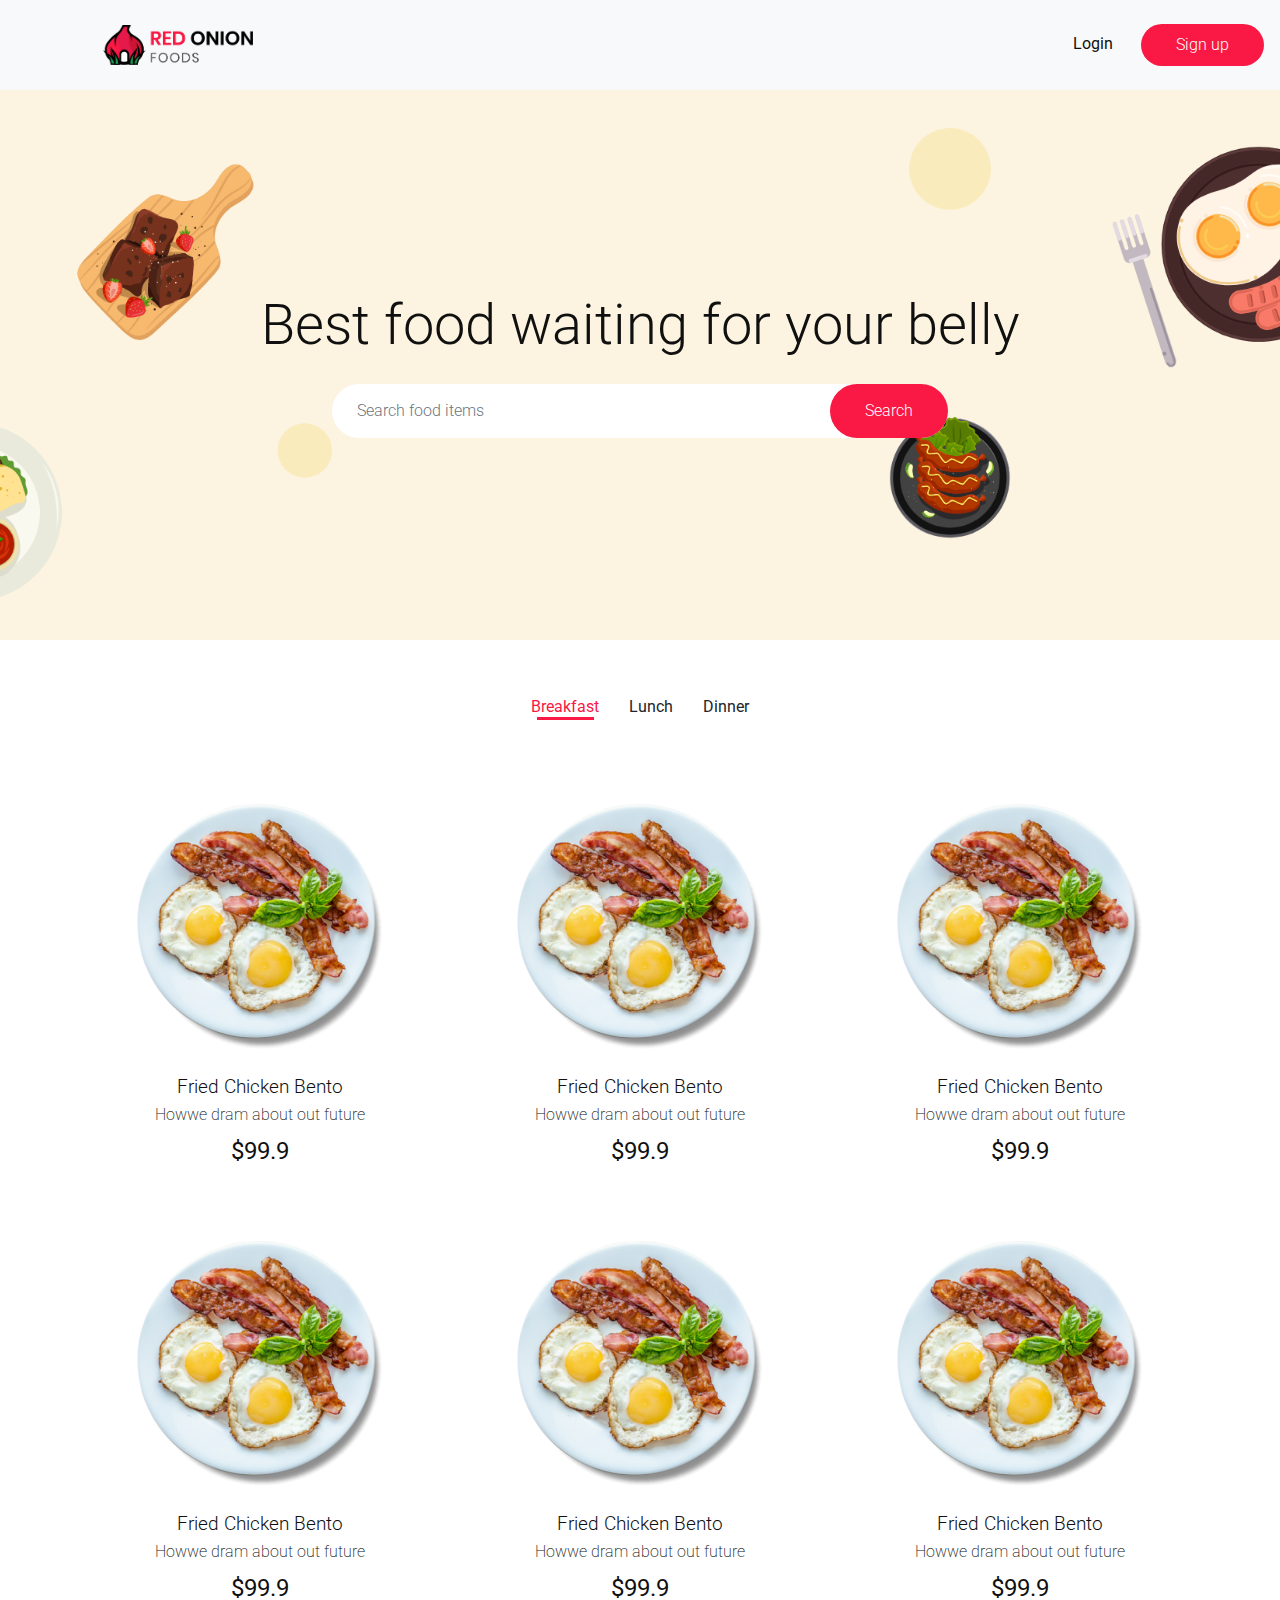
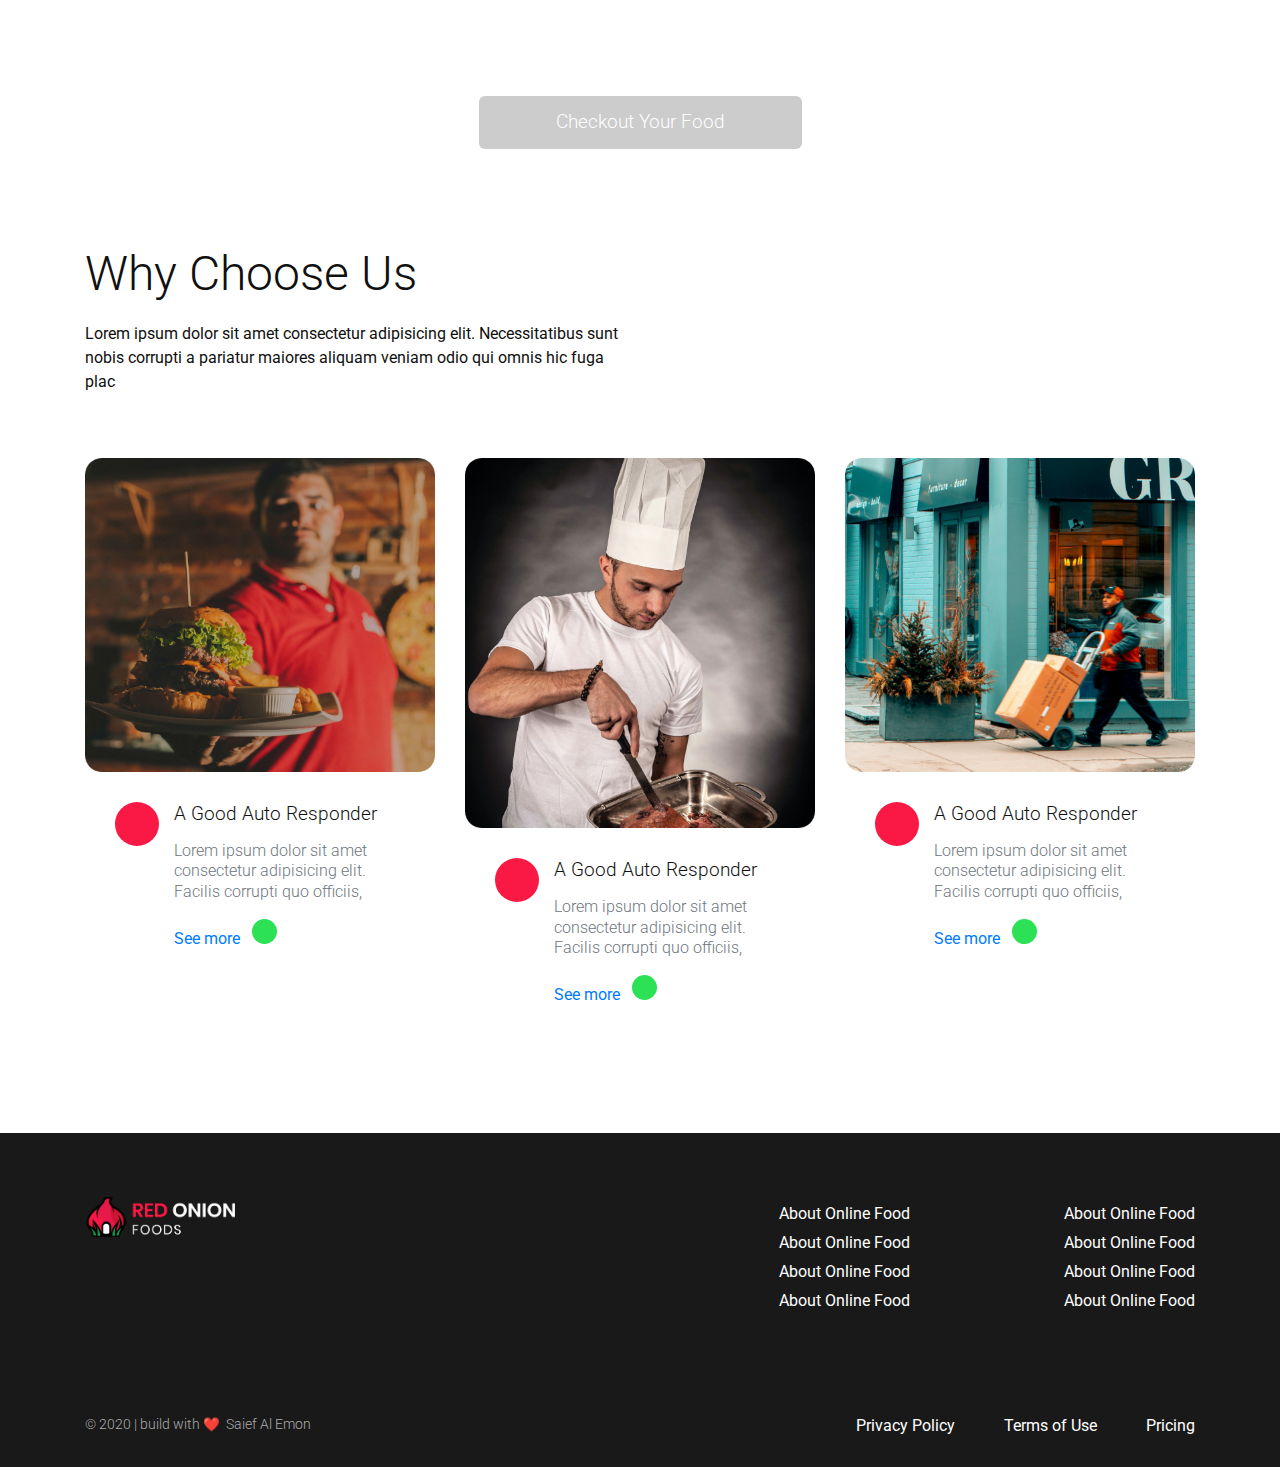
<file: index.html>
<!DOCTYPE html>
<html lang="en">
	<head>
		<meta charset="UTF-8" />
		<meta name="viewport" content="width=device-width, initial-scale=1.0" />
		<title>Hot Onion html</title>

		<!-- google font -->
		<link
			href="https://fonts.googleapis.com/css2?family=Roboto:ital,wght@0,100;0,300;0,400;0,500;0,700;0,900;1,100;1,300;1,400;1,500;1,700;1,900&display=swap"
			rel="stylesheet"
		/>
		<!-- font-awesome CSS -->
		<link
			rel="stylesheet"
			href="https://cdnjs.cloudflare.com/ajax/libs/font-awesome/5.14.0/css/all.min.css"
			integrity="sha512-1PKOgIY59xJ8Co8+NE6FZ+LOAZKjy+KY8iq0G4B3CyeY6wYHN3yt9PW0XpSriVlkMXe40PTKnXrLnZ9+fkDaog=="
			crossorigin="anonymous"
		/>
		<!-- Bootstrap CSS -->
		<link
			rel="stylesheet"
			href="https://stackpath.bootstrapcdn.com/bootstrap/4.5.2/css/bootstrap.min.css"
			integrity="sha384-JcKb8q3iqJ61gNV9KGb8thSsNjpSL0n8PARn9HuZOnIxN0hoP+VmmDGMN5t9UJ0Z"
			crossorigin="anonymous"
		/>
		<link rel="stylesheet" href="style.css" />
	</head>
	<body>
		<!-- Section => HEADER -->
		<header class="ho-header sticky-top-">
			<nav class="navbar sticky-top navbar-expand-md navbar-light bg-light">
				<a class="navbar-brand" href="#">
					<div class="logo">
						<img src="./images/logo2.png" alt="" />
					</div>
				</a>
				<button
					class="navbar-toggler"
					type="button"
					data-toggle="collapse"
					data-target="#navbarTogglerDemo02"
					aria-controls="navbarTogglerDemo02"
					aria-expanded="false"
					aria-label="Toggle navigation"
				>
					<span class="navbar-toggler-icon"></span>
				</button>

				<div class="collapse navbar-collapse" id="navbarTogglerDemo02">
					<ul class="navbar-nav ml-auto mt-2 mt-lg-0">
						<li class="nav-item active">
							<a class="nav-link" href="/"><i class="fas fa-shopping-cart"></i></a>
						</li>
						<li class="nav-item">
							<a class="nav-link" href="/login">Login</a>
						</li>
						<li class="nav-item">
							<button type="button" class="btn btn-danger btn-round btn-round">Sign up</button>
						</li>
					</ul>
				</div>
			</nav>
		</header>

		<main>
			<!-- Section => BANNER -->
			<section class="ho-banner">
				<div class="container">
					<div class="ho-banner-search">
						<h2 class="display-4 mb-4">Best food waiting for your belly</h2>
						<div class="form-group">
							<input type="search" placeholder="Search food items" class="form-control" />
							<button class="btn btn-danger btn-round btn-round" type="button" id="button-addon2">
								Search
							</button>
						</div>
					</div>
				</div>
			</section>

			<!-- Section => SHOP -->
			<section class="ho-shop py-5 text-center">
				<div class="container">
					<div class="ho-shop-filter">
						<button class="btn active">Breakfast</button>
						<button class="btn">Lunch</button>
						<button class="btn">Dinner</button>
					</div>
					<div class="ho-shop-products py-5">
						<div class="row">
							<div class="col-lg-4 col-md-6">
								<div class="ho-product-card">
									<img src="./images/Breakfast/breakfast1.png" alt="breakfast 1" />
									<h4 class="title">Fried Chicken Bento</h4>
									<p class="desc">Howwe dram about out future</p>
									<h3 class="price">$99.9</h3>
								</div>
							</div>
							<div class="col-lg-4 col-md-6">
								<div class="ho-product-card">
									<img src="./images/Breakfast/breakfast1.png" alt="breakfast 1" />
									<h4 class="title">Fried Chicken Bento</h4>
									<p class="desc">Howwe dram about out future</p>
									<h3 class="price">$99.9</h3>
								</div>
							</div>
							<div class="col-lg-4 col-md-6">
								<div class="ho-product-card">
									<img src="./images/Breakfast/breakfast1.png" alt="breakfast 1" />
									<h4 class="title">Fried Chicken Bento</h4>
									<p class="desc">Howwe dram about out future</p>
									<h3 class="price">$99.9</h3>
								</div>
							</div>
							<div class="col-lg-4 col-md-6">
								<div class="ho-product-card">
									<img src="./images/Breakfast/breakfast1.png" alt="breakfast 1" />
									<h4 class="title">Fried Chicken Bento</h4>
									<p class="desc">Howwe dram about out future</p>
									<h3 class="price">$99.9</h3>
								</div>
							</div>
							<div class="col-lg-4 col-md-6">
								<div class="ho-product-card">
									<img src="./images/Breakfast/breakfast1.png" alt="breakfast 1" />
									<h4 class="title">Fried Chicken Bento</h4>
									<p class="desc">Howwe dram about out future</p>
									<h3 class="price">$99.9</h3>
								</div>
							</div>
							<div class="col-lg-4 col-md-6">
								<div class="ho-product-card">
									<img src="./images/Breakfast/breakfast1.png" alt="breakfast 1" />
									<h4 class="title">Fried Chicken Bento</h4>
									<p class="desc">Howwe dram about out future</p>
									<h3 class="price">$99.9</h3>
								</div>
							</div>
						</div>
					</div>
					<div class="ho-shop-checkout">
						<button class="btn btn-danger" disabled>Checkout Your Food</button>
					</div>
				</div>
			</section>

			<!-- Section => ABOUT-US -->
			<section class="ho-about-us py-5">
				<div class="container">
					<div class="ho-about-us-intro">
						<div class="row">
							<div class="col-md-6">
								<h3>Why Choose Us</h3>
								<p>
									Lorem ipsum dolor sit amet consectetur adipisicing elit. Necessitatibus sunt nobis
									corrupti a pariatur maiores aliquam veniam odio qui omnis hic fuga plac
								</p>
							</div>
						</div>
					</div>
					<div class="ho-about-us-cards py-5">
						<div class="row">
							<div class="col-lg-4">
								<div class="about-us-card mb-lg-0 mb-4">
									<img src="./images/Image/adult-blur-blurred-background-687824.png" alt="" />
									<div class="content">
										<div class="icon">
											<i class="fas fa-shopping-cart"></i>
										</div>
										<div class="info">
											<h4>A Good Auto Responder</h4>
											<p>
												Lorem ipsum dolor sit amet consectetur adipisicing elit. Facilis
												corrupti quo officiis,
											</p>
											<a href="/about-us">See more <i class="fas fa-arrow-right"></i></a>
										</div>
									</div>
								</div>
							</div>
							<div class="col-lg-4">
								<div class="about-us-card mb-lg-0 mb-4">
									<img src="./images/Image/chef-cook-food-33614.png" alt="" />
									<div class="content">
										<div class="icon">
											<i class="fas fa-shopping-cart"></i>
										</div>
										<div class="info">
											<h4>A Good Auto Responder</h4>
											<p>
												Lorem ipsum dolor sit amet consectetur adipisicing elit. Facilis
												corrupti quo officiis,
											</p>
											<a href="/about-us">See more <i class="fas fa-arrow-right"></i></a>
										</div>
									</div>
								</div>
							</div>
							<div class="col-lg-4">
								<div class="about-us-card mb-lg-0 mb-4">
									<img src="./images/Image/architecture-building-city-2047397.png" alt="" />
									<div class="content">
										<div class="icon">
											<i class="fas fa-shopping-cart"></i>
										</div>
										<div class="info">
											<h4>A Good Auto Responder</h4>
											<p>
												Lorem ipsum dolor sit amet consectetur adipisicing elit. Facilis
												corrupti quo officiis,
											</p>
											<a href="/about-us">See more <i class="fas fa-arrow-right"></i></a>
										</div>
									</div>
								</div>
							</div>
						</div>
					</div>
				</div>
			</section>
		</main>
		<!-- Section => FOOTER -->
		<footer class="ho-footer py-3">
			<div class="container">
				<div class="footer-links py-5">
					<div class="row">
						<div class="col-md-6">
							<div class="footer-logo mb-md-0 mb-4">
								<img src="./images/logo.png" alt="" />
							</div>
						</div>
						<div class="col-md-6">
							<div class="row">
								<div class="col-6">
									<div class="links text-md-right text-left">
										<a href="/">About Online Food</a>
										<a href="/">About Online Food</a>
										<a href="/">About Online Food</a>
										<a href="/">About Online Food</a>
									</div>
								</div>
								<div class="col-6">
									<div class="links text-md-right text-left">
										<a href="/">About Online Food</a>
										<a href="/">About Online Food</a>
										<a href="/">About Online Food</a>
										<a href="/">About Online Food</a>
									</div>
								</div>
							</div>
						</div>
					</div>
				</div>
				<div class="copyrights pt-5">
					<div class="row">
						<div class="col-md-5">
							<p class="copyright-info text-md-left text-center">
								&copy; 2020 | build with ❤️&nbsp;
								<a href="https://www.linkedin.com/in/saiefalemon/" target="_blank">Saief Al Emon</a>
							</p>
						</div>
						<div class="col-md-7">
							<div class="links text-md-right text-center">
								<a href="/">Privacy Policy</a>
								<a href="/">Terms of Use</a>
								<a href="/">Pricing</a>
							</div>
						</div>
					</div>
				</div>
			</div>
		</footer>

		<!-- Bootstrap JS -->
		<script
			src="https://code.jquery.com/jquery-3.5.1.slim.min.js"
			integrity="sha384-DfXdz2htPH0lsSSs5nCTpuj/zy4C+OGpamoFVy38MVBnE+IbbVYUew+OrCXaRkfj"
			crossorigin="anonymous"
		></script>
		<script
			src="https://cdn.jsdelivr.net/npm/popper.js@1.16.1/dist/umd/popper.min.js"
			integrity="sha384-9/reFTGAW83EW2RDu2S0VKaIzap3H66lZH81PoYlFhbGU+6BZp6G7niu735Sk7lN"
			crossorigin="anonymous"
		></script>
		<script
			src="https://stackpath.bootstrapcdn.com/bootstrap/4.5.2/js/bootstrap.min.js"
			integrity="sha384-B4gt1jrGC7Jh4AgTPSdUtOBvfO8shuf57BaghqFfPlYxofvL8/KUEfYiJOMMV+rV"
			crossorigin="anonymous"
		></script>
	</body>
</html>
</file>
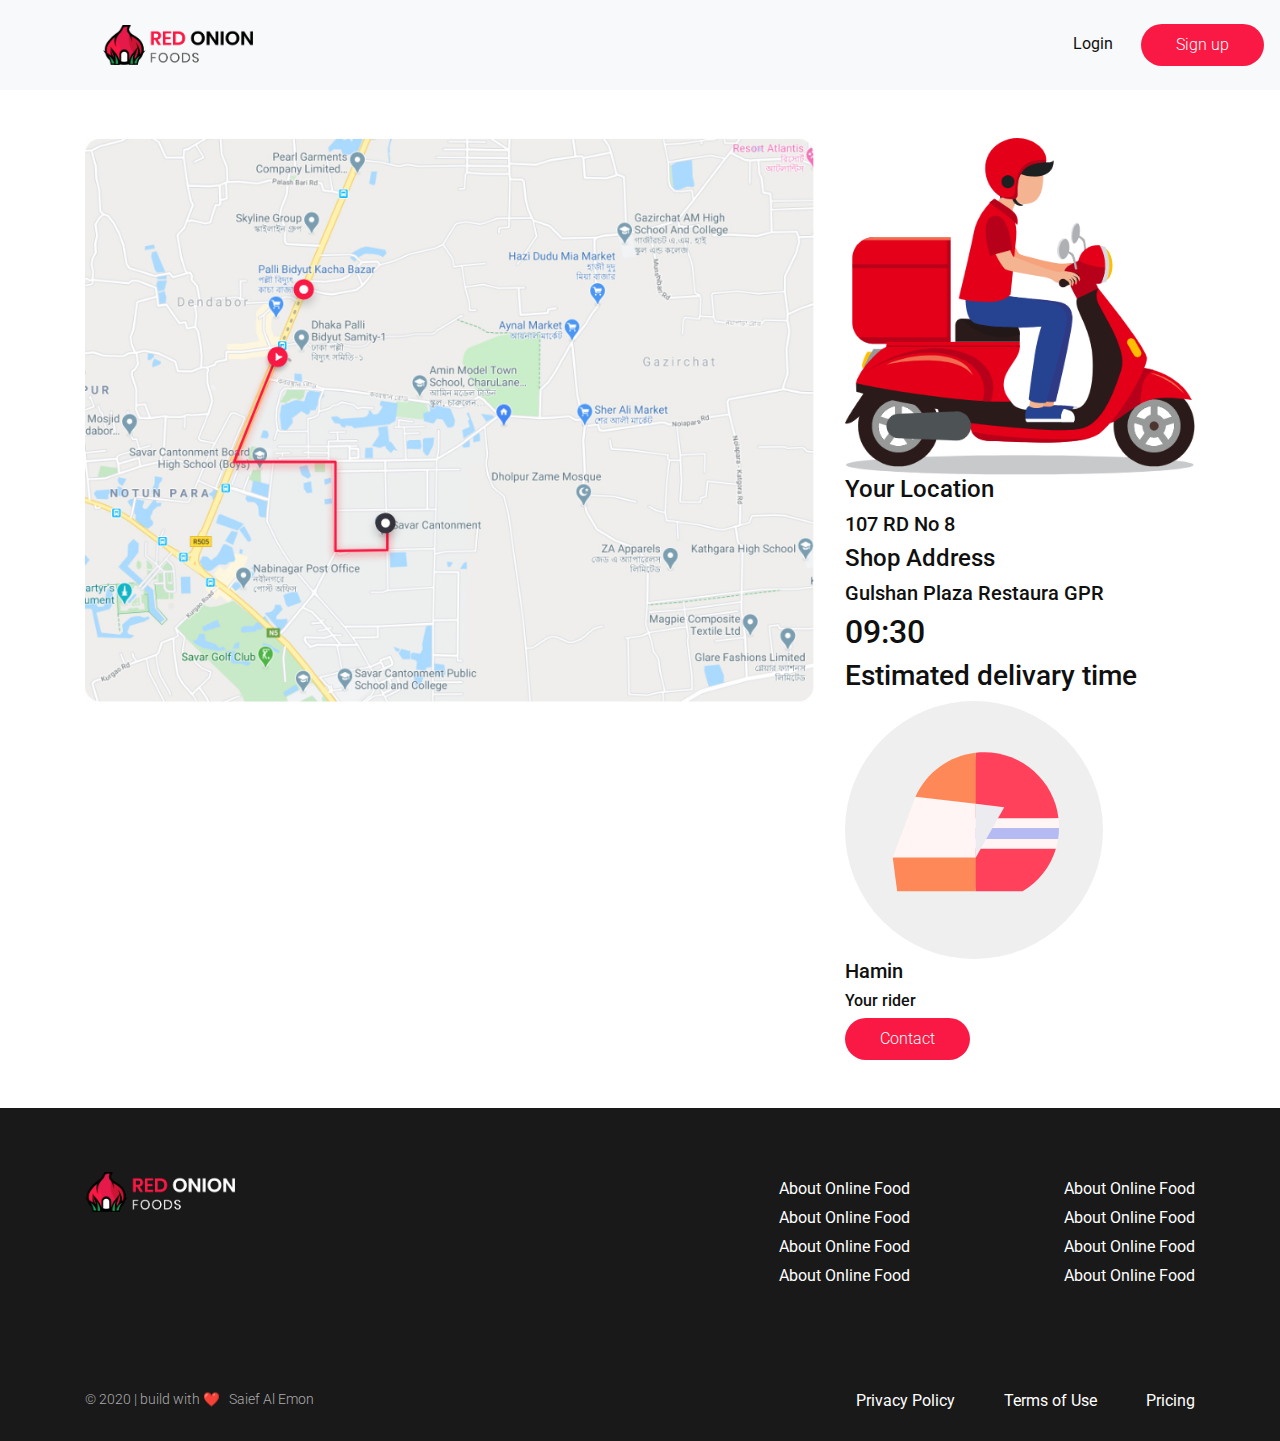
<file: order-complete.html>
<!DOCTYPE html>
<html lang="en">
	<head>
		<meta charset="UTF-8" />
		<meta name="viewport" content="width=device-width, initial-scale=1.0" />
		<title>order complete</title>
		<!-- favicon -->
		<link rel="icon" type="image/png" href="./images/favicon.ico" />
		<!-- google font -->
		<link
			href="https://fonts.googleapis.com/css2?family=Roboto:ital,wght@0,100;0,300;0,400;0,500;0,700;0,900;1,100;1,300;1,400;1,500;1,700;1,900&display=swap"
			rel="stylesheet"
		/>
		<!-- font-awesome CSS -->
		<link
			rel="stylesheet"
			href="https://cdnjs.cloudflare.com/ajax/libs/font-awesome/5.14.0/css/all.min.css"
			integrity="sha512-1PKOgIY59xJ8Co8+NE6FZ+LOAZKjy+KY8iq0G4B3CyeY6wYHN3yt9PW0XpSriVlkMXe40PTKnXrLnZ9+fkDaog=="
			crossorigin="anonymous"
		/>
		<!-- Bootstrap CSS -->
		<link
			rel="stylesheet"
			href="https://stackpath.bootstrapcdn.com/bootstrap/4.5.2/css/bootstrap.min.css"
			integrity="sha384-JcKb8q3iqJ61gNV9KGb8thSsNjpSL0n8PARn9HuZOnIxN0hoP+VmmDGMN5t9UJ0Z"
			crossorigin="anonymous"
		/>
		<link rel="stylesheet" href="style.css" />
	</head>
	<body>
		<!-- Section => HEADER -->
		<header class="ho-header sticky-top">
			<nav class="navbar sticky-top navbar-expand-md navbar-light bg-light">
				<a class="navbar-brand" href="#">
					<div class="logo">
						<img src="./images/logo2.png" alt="" />
					</div>
				</a>
				<button
					class="navbar-toggler"
					type="button"
					data-toggle="collapse"
					data-target="#navbarTogglerDemo02"
					aria-controls="navbarTogglerDemo02"
					aria-expanded="false"
					aria-label="Toggle navigation"
				>
					<span class="navbar-toggler-icon"></span>
				</button>

				<div class="collapse navbar-collapse" id="navbarTogglerDemo02">
					<ul class="navbar-nav ml-auto mt-2 mt-lg-0">
						<li class="nav-item active">
							<a class="nav-link" href="/"><i class="fas fa-shopping-cart"></i></a>
						</li>
						<li class="nav-item">
							<a class="nav-link" href="/login">Login</a>
						</li>
						<li class="nav-item">
							<button type="button" class="btn btn-danger btn-round btn-round">Sign up</button>
						</li>
					</ul>
				</div>
			</nav>
		</header>

		<main>
			<!-- Section => ORDER-COMPLETE -->
			<section class="ho-order-complete py-5">
				<div class="container">
					<div class="row">
						<div class="col-xl-8">
							<div class="order-map">
								<img src="./images/Image/ordercomplete-map.jpg" alt="" />
							</div>
						</div>
						<div class="col-xl-4 col-md-8">
							<div class="order-info mt-xl-0 mt-4">
								<img src="./images/Image/delivary-bike.png" alt="" />
								<div class="location">
									<div>
										<h4>Your Location</h4>
										<h5>107 RD No 8</h5>
									</div>
									<div>
										<h4>Shop Address</h4>
										<h5>Gulshan Plaza Restaura GPR</h5>
									</div>
								</div>
								<div class="time">
									<h2>09:30</h2>
									<h3>Estimated delivary time</h3>
								</div>
								<div class="delivaryman">
									<img src="./images/Image/delivary-helmet.png" alt="" />
									<div>
										<h5>Hamin</h5>
										<h6>Your rider</h6>
									</div>
								</div>
								<button class="btn btn-danger btn-round">Contact</button>
							</div>
						</div>
					</div>
				</div>
			</section>
		</main>

		<!-- Section => FOOTER -->
		<footer class="ho-footer py-3">
			<div class="container">
				<div class="footer-links py-5">
					<div class="row">
						<div class="col-md-6">
							<div class="footer-logo mb-md-0 mb-4">
								<img src="./images/logo.png" alt="" />
							</div>
						</div>
						<div class="col-md-6">
							<div class="row">
								<div class="col-6">
									<div class="links text-md-right text-left">
										<a href="/">About Online Food</a>
										<a href="/">About Online Food</a>
										<a href="/">About Online Food</a>
										<a href="/">About Online Food</a>
									</div>
								</div>
								<div class="col-6">
									<div class="links text-md-right text-left">
										<a href="/">About Online Food</a>
										<a href="/">About Online Food</a>
										<a href="/">About Online Food</a>
										<a href="/">About Online Food</a>
									</div>
								</div>
							</div>
						</div>
					</div>
				</div>
				<div class="copyrights pt-5">
					<div class="row">
						<div class="col-md-5">
							<p class="copyright-info text-md-left text-center">
								&copy; 2020 | build with <span>❤️ &nbsp;</span>
								<a href="https://www.linkedin.com/in/saiefalemon/" target="_blank">Saief Al Emon</a>
							</p>
						</div>
						<div class="col-md-7">
							<div class="links text-md-right text-center">
								<a href="/">Privacy Policy</a>
								<a href="/">Terms of Use</a>
								<a href="/">Pricing</a>
							</div>
						</div>
					</div>
				</div>
			</div>
		</footer>

		<!-- Bootstrap JS -->
		<script
			src="https://code.jquery.com/jquery-3.5.1.slim.min.js"
			integrity="sha384-DfXdz2htPH0lsSSs5nCTpuj/zy4C+OGpamoFVy38MVBnE+IbbVYUew+OrCXaRkfj"
			crossorigin="anonymous"
		></script>
		<script
			src="https://cdn.jsdelivr.net/npm/popper.js@1.16.1/dist/umd/popper.min.js"
			integrity="sha384-9/reFTGAW83EW2RDu2S0VKaIzap3H66lZH81PoYlFhbGU+6BZp6G7niu735Sk7lN"
			crossorigin="anonymous"
		></script>
		<script
			src="https://stackpath.bootstrapcdn.com/bootstrap/4.5.2/js/bootstrap.min.js"
			integrity="sha384-B4gt1jrGC7Jh4AgTPSdUtOBvfO8shuf57BaghqFfPlYxofvL8/KUEfYiJOMMV+rV"
			crossorigin="anonymous"
		></script>
	</body>
</html>
</file>
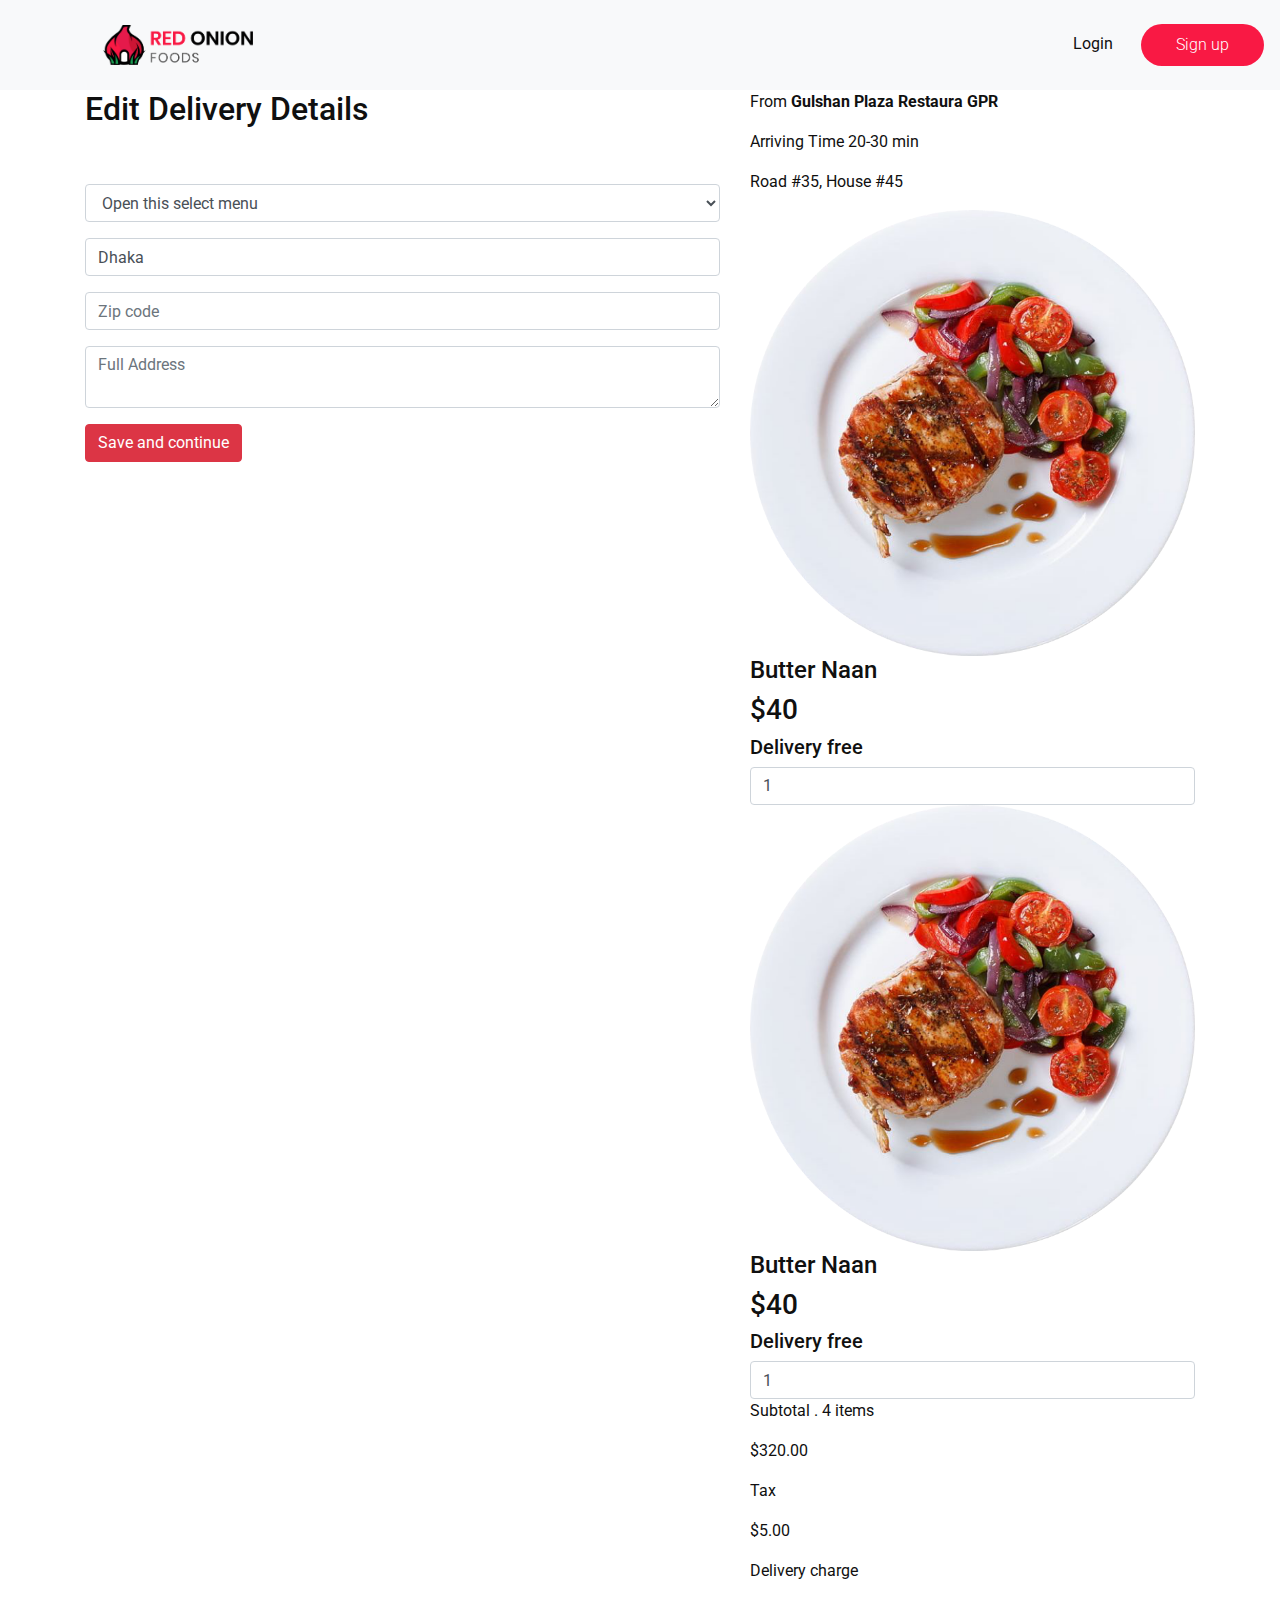
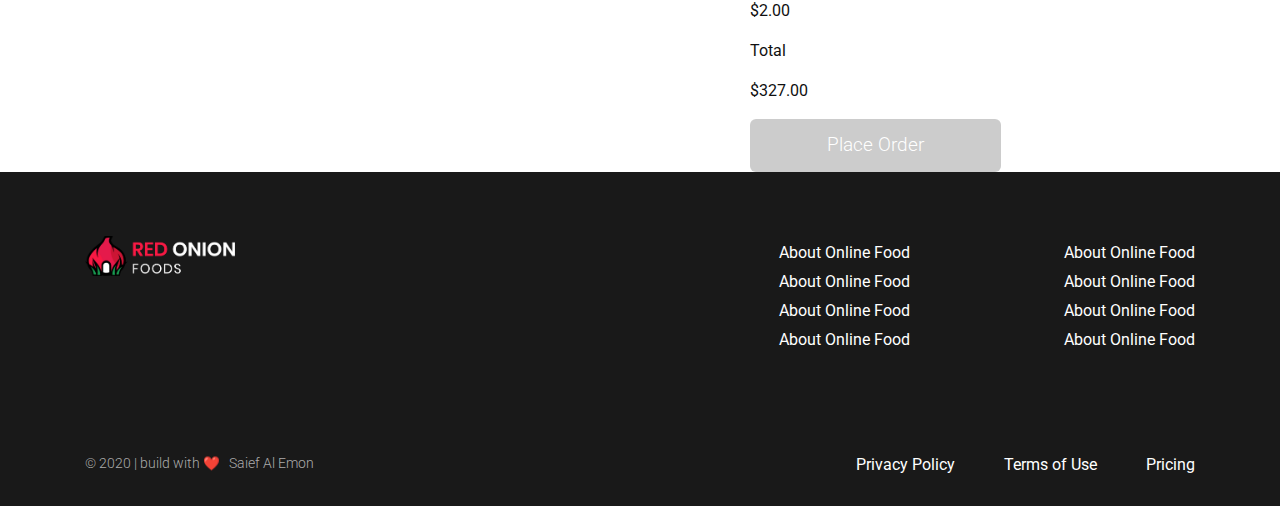
<file: placeorder.html>
<!DOCTYPE html>
<html lang="en">
	<head>
		<meta charset="UTF-8" />
		<meta name="viewport" content="width=device-width, initial-scale=1.0" />
		<title>placeholder</title>
		<!-- favicon -->
		<link rel="icon" type="image/png" href="./images/favicon.ico" />
		<!-- google font -->
		<link
			href="https://fonts.googleapis.com/css2?family=Roboto:ital,wght@0,100;0,300;0,400;0,500;0,700;0,900;1,100;1,300;1,400;1,500;1,700;1,900&display=swap"
			rel="stylesheet"
		/>
		<!-- font-awesome CSS -->
		<link
			rel="stylesheet"
			href="https://cdnjs.cloudflare.com/ajax/libs/font-awesome/5.14.0/css/all.min.css"
			integrity="sha512-1PKOgIY59xJ8Co8+NE6FZ+LOAZKjy+KY8iq0G4B3CyeY6wYHN3yt9PW0XpSriVlkMXe40PTKnXrLnZ9+fkDaog=="
			crossorigin="anonymous"
		/>
		<!-- Bootstrap CSS -->
		<link
			rel="stylesheet"
			href="https://stackpath.bootstrapcdn.com/bootstrap/4.5.2/css/bootstrap.min.css"
			integrity="sha384-JcKb8q3iqJ61gNV9KGb8thSsNjpSL0n8PARn9HuZOnIxN0hoP+VmmDGMN5t9UJ0Z"
			crossorigin="anonymous"
		/>
		<link rel="stylesheet" href="style.css" />
	</head>
	<body>
		<!-- Section => HEADER -->
		<header class="ho-header sticky-top">
			<nav class="navbar sticky-top navbar-expand-md navbar-light bg-light">
				<a class="navbar-brand" href="#">
					<div class="logo">
						<img src="./images/logo2.png" alt="" />
					</div>
				</a>
				<button
					class="navbar-toggler"
					type="button"
					data-toggle="collapse"
					data-target="#navbarTogglerDemo02"
					aria-controls="navbarTogglerDemo02"
					aria-expanded="false"
					aria-label="Toggle navigation"
				>
					<span class="navbar-toggler-icon"></span>
				</button>

				<div class="collapse navbar-collapse" id="navbarTogglerDemo02">
					<ul class="navbar-nav ml-auto mt-2 mt-lg-0">
						<li class="nav-item active">
							<a class="nav-link" href="/"><i class="fas fa-shopping-cart"></i></a>
						</li>
						<li class="nav-item">
							<a class="nav-link" href="/login">Login</a>
						</li>
						<li class="nav-item">
							<button type="button" class="btn btn-danger btn-round btn-round">Sign up</button>
						</li>
					</ul>
				</div>
			</nav>
		</header>

		<main>
			<!-- Section => PLACE-ORDER -->
			<section class="ho-order-details">
				<div class="container">
					<div class="row">
						<div class="col-lg-7">
							<div class="order-delivery">
								<div class="ho-form-title">
									<h2>Edit Delivery Details</h2>
								</div>
								<form class="ho-form py-5">
									<div class="form-group">
										<select class="form-control">
											<option selected>Open this select menu</option>
											<option value="delivery-type-1">Type One</option>
											<option value="delivery-type-2">Type Two</option>
											<option value="delivery-type-3">Type Three</option>
										</select>
									</div>
									<div class="form-group">
										<input
											type="text"
											class="form-control"
											name="city"
											placeholder="city"
											value="Dhaka"
										/>
									</div>
									<div class="form-group">
										<input type="text" class="form-control" name="zipcode" placeholder="Zip code" />
									</div>
									<div class="form-group">
										<textarea
											class="form-control"
											name="address"
											placeholder="Full Address"
										></textarea>
									</div>
									<button class="btn btn-danger ho-primary">Save and continue</button>
								</form>
							</div>
						</div>
						<div class="col-lg-5">
							<div class="order-cart">
								<div>
									<p>From <strong>Gulshan Plaza Restaura GPR</strong></p>
									<p>Arriving Time 20-30 min</p>
									<p>Road #35, House #45</p>
								</div>
								<div class="order-cart-items">
									<div class="item">
										<img src="./images/lunch/lunch1.png" alt="" />
										<div>
											<h4>Butter Naan</h4>
											<h3>$40</h3>
											<h5>Delivery free</h5>
										</div>
										<div>
											<input
												type="number"
												name="quantity"
												value="1"
												min="1"
												class="form-control"
											/>
										</div>
									</div>
									<div class="item">
										<img src="./images/lunch/lunch1.png" alt="" />
										<div>
											<h4>Butter Naan</h4>
											<h3>$40</h3>
											<h5>Delivery free</h5>
										</div>
										<div>
											<input
												type="number"
												name="quantity"
												value="1"
												min="1"
												class="form-control"
											/>
										</div>
									</div>
								</div>
								<div class="order-cart-price">
									<div>
										<p>Subtotal . <span>4 items</span></p>
										<p>$320.00</p>
									</div>
									<div>
										<p>Tax</p>
										<p>$5.00</p>
									</div>
									<div>
										<p>Delivery charge</p>
										<p>$2.00</p>
									</div>
									<div class="total">
										<p>Total</p>
										<p>$327.00</p>
									</div>
								</div>
								<div class="order-cart-checkout ho-shop-checkout">
									<button class="btn btn-danger" disabled>Place Order</button>
								</div>
							</div>
						</div>
					</div>
				</div>
			</section>
		</main>

		<!-- Section => FOOTER -->
		<footer class="ho-footer py-3">
			<div class="container">
				<div class="footer-links py-5">
					<div class="row">
						<div class="col-md-6">
							<div class="footer-logo mb-md-0 mb-4">
								<img src="./images/logo.png" alt="" />
							</div>
						</div>
						<div class="col-md-6">
							<div class="row">
								<div class="col-6">
									<div class="links text-md-right text-left">
										<a href="/">About Online Food</a>
										<a href="/">About Online Food</a>
										<a href="/">About Online Food</a>
										<a href="/">About Online Food</a>
									</div>
								</div>
								<div class="col-6">
									<div class="links text-md-right text-left">
										<a href="/">About Online Food</a>
										<a href="/">About Online Food</a>
										<a href="/">About Online Food</a>
										<a href="/">About Online Food</a>
									</div>
								</div>
							</div>
						</div>
					</div>
				</div>
				<div class="copyrights pt-5">
					<div class="row">
						<div class="col-md-5">
							<p class="copyright-info text-md-left text-center">
								&copy; 2020 | build with <span>❤️ &nbsp;</span>
								<a href="https://www.linkedin.com/in/saiefalemon/" target="_blank">Saief Al Emon</a>
							</p>
						</div>
						<div class="col-md-7">
							<div class="links text-md-right text-center">
								<a href="/">Privacy Policy</a>
								<a href="/">Terms of Use</a>
								<a href="/">Pricing</a>
							</div>
						</div>
					</div>
				</div>
			</div>
		</footer>

		<!-- Bootstrap JS -->
		<script
			src="https://code.jquery.com/jquery-3.5.1.slim.min.js"
			integrity="sha384-DfXdz2htPH0lsSSs5nCTpuj/zy4C+OGpamoFVy38MVBnE+IbbVYUew+OrCXaRkfj"
			crossorigin="anonymous"
		></script>
		<script
			src="https://cdn.jsdelivr.net/npm/popper.js@1.16.1/dist/umd/popper.min.js"
			integrity="sha384-9/reFTGAW83EW2RDu2S0VKaIzap3H66lZH81PoYlFhbGU+6BZp6G7niu735Sk7lN"
			crossorigin="anonymous"
		></script>
		<script
			src="https://stackpath.bootstrapcdn.com/bootstrap/4.5.2/js/bootstrap.min.js"
			integrity="sha384-B4gt1jrGC7Jh4AgTPSdUtOBvfO8shuf57BaghqFfPlYxofvL8/KUEfYiJOMMV+rV"
			crossorigin="anonymous"
		></script>
	</body>
</html>
</file>
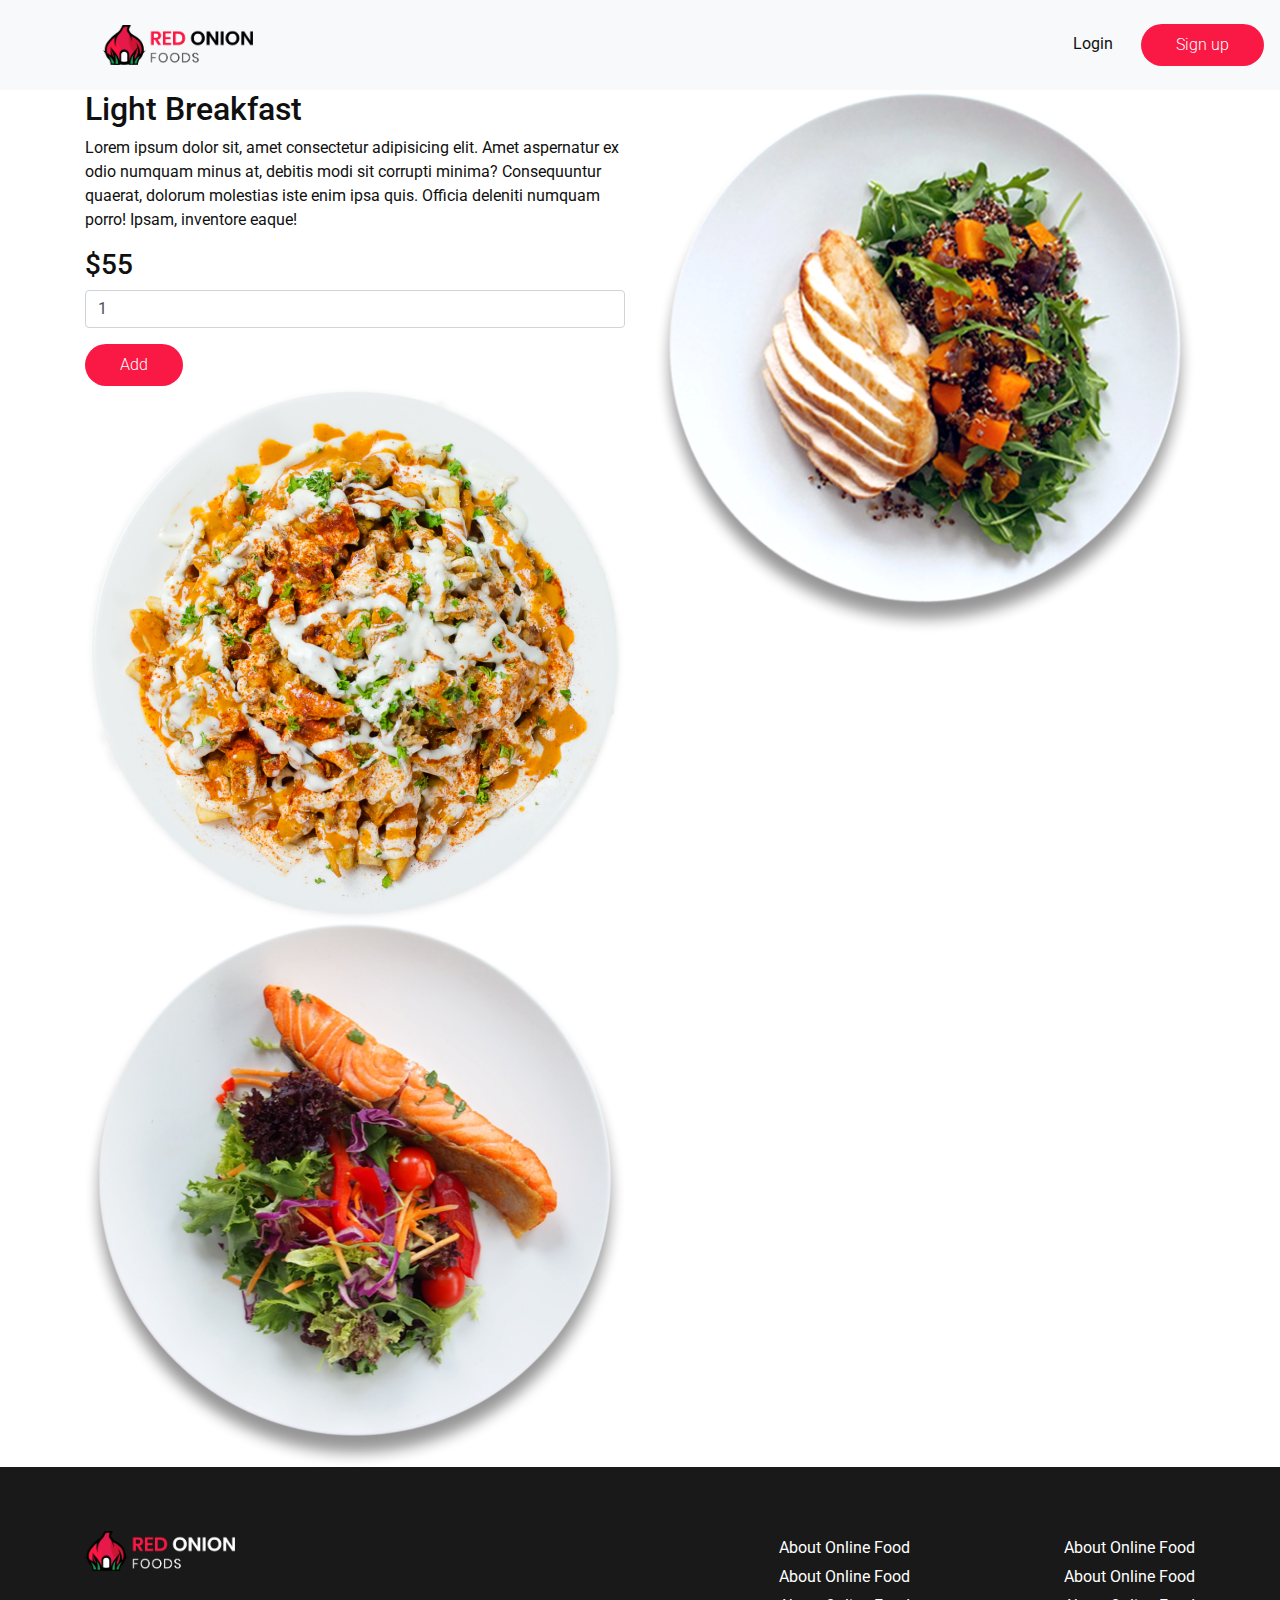
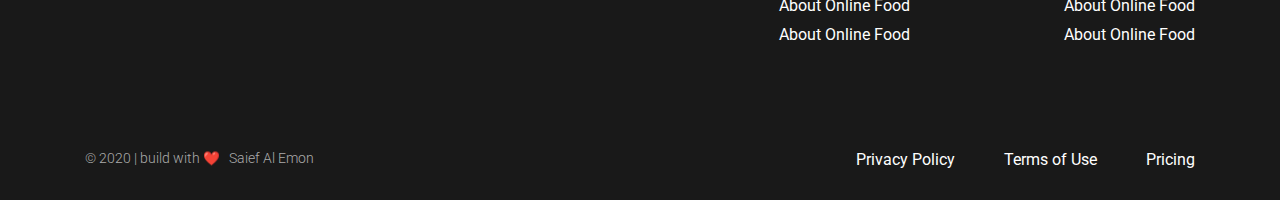
<file: product-details.html>
<!DOCTYPE html>
<html lang="en">
	<head>
		<meta charset="UTF-8" />
		<meta name="viewport" content="width=device-width, initial-scale=1.0" />
		<title>product details</title>
        <!-- favicon -->
        <link rel="icon" type="image/png" href="./images/favicon.ico" />
		<!-- google font -->
		<link
			href="https://fonts.googleapis.com/css2?family=Roboto:ital,wght@0,100;0,300;0,400;0,500;0,700;0,900;1,100;1,300;1,400;1,500;1,700;1,900&display=swap"
			rel="stylesheet"
		/>
		<!-- font-awesome CSS -->
		<link
			rel="stylesheet"
			href="https://cdnjs.cloudflare.com/ajax/libs/font-awesome/5.14.0/css/all.min.css"
			integrity="sha512-1PKOgIY59xJ8Co8+NE6FZ+LOAZKjy+KY8iq0G4B3CyeY6wYHN3yt9PW0XpSriVlkMXe40PTKnXrLnZ9+fkDaog=="
			crossorigin="anonymous"
		/>
		<!-- Bootstrap CSS -->
		<link
			rel="stylesheet"
			href="https://stackpath.bootstrapcdn.com/bootstrap/4.5.2/css/bootstrap.min.css"
			integrity="sha384-JcKb8q3iqJ61gNV9KGb8thSsNjpSL0n8PARn9HuZOnIxN0hoP+VmmDGMN5t9UJ0Z"
			crossorigin="anonymous"
		/>
		<link rel="stylesheet" href="style.css" />
	</head>
	<body>
		<!-- Section => HEADER -->
		<header class="ho-header sticky-top">
			<nav class="navbar sticky-top navbar-expand-md navbar-light bg-light">
				<a class="navbar-brand" href="#">
					<div class="logo">
						<img src="./images/logo2.png" alt="" />
					</div>
				</a>
				<button
					class="navbar-toggler"
					type="button"
					data-toggle="collapse"
					data-target="#navbarTogglerDemo02"
					aria-controls="navbarTogglerDemo02"
					aria-expanded="false"
					aria-label="Toggle navigation"
				>
					<span class="navbar-toggler-icon"></span>
				</button>

				<div class="collapse navbar-collapse" id="navbarTogglerDemo02">
					<ul class="navbar-nav ml-auto mt-2 mt-lg-0">
						<li class="nav-item active">
							<a class="nav-link" href="/"><i class="fas fa-shopping-cart"></i></a>
						</li>
						<li class="nav-item">
							<a class="nav-link" href="/login">Login</a>
						</li>
						<li class="nav-item">
							<button type="button" class="btn btn-danger btn-round btn-round">Sign up</button>
						</li>
					</ul>
				</div>
			</nav>
		</header>

		<main>
			<!-- Section => PRODUCT-DETAILS -->
			<section class="ho-product-details">
				<div class="container">
					<div class="row">
						<div class="col-lg-6">
							<div class="product-details-info">
								<h2>Light Breakfast</h2>
								<p>
									Lorem ipsum dolor sit, amet consectetur adipisicing elit. Amet aspernatur ex odio
									numquam minus at, debitis modi sit corrupti minima? Consequuntur quaerat, dolorum
									molestias iste enim ipsa quis. Officia deleniti numquam porro! Ipsam, inventore
									eaque!
								</p>

								<form class="addtocart">
                                    <div class="form-group">
                                        <h3>$55</h3>
                                        <input type="number" name="quantity" value="1" min="1" class="form-control" />
                                    </div>
                                    <button class="btn btn-danger btn-round""><i class="fas fa-shopping-cart"></i> Add</button>
								</form>

								<div class="product-details-thumbs-sm">
									<img src="./images/Dinner/dinner4.png" alt="" />
									<img src="./images/Dinner/dinner2.png" alt="" />
								</div>
							</div>
						</div>
						<div class="col-lg-6">
							<div class="product-details-thumb">
								<img src="./images/Dinner/dinner5.png" alt="" />
							</div>
						</div>
					</div>
				</div>
			</section>
		</main>

		<!-- Section => FOOTER -->
		<footer class="ho-footer py-3">
			<div class="container">
				<div class="footer-links py-5">
					<div class="row">
						<div class="col-md-6">
							<div class="footer-logo mb-md-0 mb-4">
								<img src="./images/logo.png" alt="" />
							</div>
						</div>
						<div class="col-md-6">
							<div class="row">
								<div class="col-6">
									<div class="links text-md-right text-left">
										<a href="/">About Online Food</a>
										<a href="/">About Online Food</a>
										<a href="/">About Online Food</a>
										<a href="/">About Online Food</a>
									</div>
								</div>
								<div class="col-6">
									<div class="links text-md-right text-left">
										<a href="/">About Online Food</a>
										<a href="/">About Online Food</a>
										<a href="/">About Online Food</a>
										<a href="/">About Online Food</a>
									</div>
								</div>
							</div>
						</div>
					</div>
				</div>
				<div class="copyrights pt-5">
					<div class="row">
						<div class="col-md-5">
							<p class="copyright-info text-md-left text-center">
								&copy; 2020 | build with <span>❤️ &nbsp;</span>
								<a href="https://www.linkedin.com/in/saiefalemon/" target="_blank">Saief Al Emon</a>
							</p>
						</div>
						<div class="col-md-7">
							<div class="links text-md-right text-center">
								<a href="/">Privacy Policy</a>
								<a href="/">Terms of Use</a>
								<a href="/">Pricing</a>
							</div>
						</div>
					</div>
				</div>
			</div>
		</footer>

		<!-- Bootstrap JS -->
		<script
			src="https://code.jquery.com/jquery-3.5.1.slim.min.js"
			integrity="sha384-DfXdz2htPH0lsSSs5nCTpuj/zy4C+OGpamoFVy38MVBnE+IbbVYUew+OrCXaRkfj"
			crossorigin="anonymous"
		></script>
		<script
			src="https://cdn.jsdelivr.net/npm/popper.js@1.16.1/dist/umd/popper.min.js"
			integrity="sha384-9/reFTGAW83EW2RDu2S0VKaIzap3H66lZH81PoYlFhbGU+6BZp6G7niu735Sk7lN"
			crossorigin="anonymous"
		></script>
		<script
			src="https://stackpath.bootstrapcdn.com/bootstrap/4.5.2/js/bootstrap.min.js"
			integrity="sha384-B4gt1jrGC7Jh4AgTPSdUtOBvfO8shuf57BaghqFfPlYxofvL8/KUEfYiJOMMV+rV"
			crossorigin="anonymous"
		></script>
	</body>
</html>
</file>
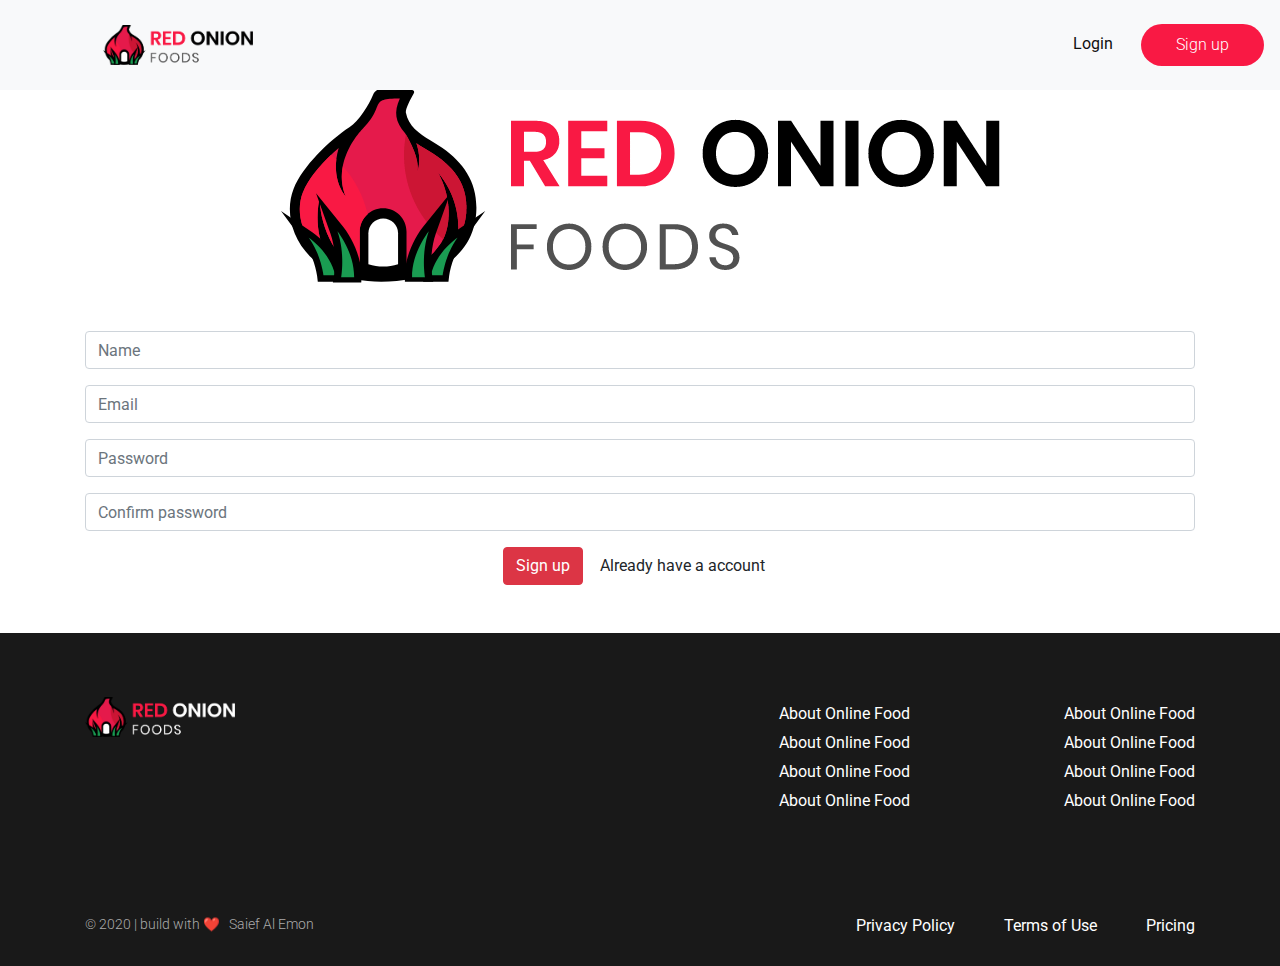
<file: signup.html>
<!DOCTYPE html>
<html lang="en">
	<head>
		<meta charset="UTF-8" />
		<meta name="viewport" content="width=device-width, initial-scale=1.0" />
		<title>sign up</title>
		<!-- favicon -->
		<link rel="icon" type="image/png" href="./images/favicon.ico" />
		<!-- google font -->
		<link
			href="https://fonts.googleapis.com/css2?family=Roboto:ital,wght@0,100;0,300;0,400;0,500;0,700;0,900;1,100;1,300;1,400;1,500;1,700;1,900&display=swap"
			rel="stylesheet"
		/>
		<!-- font-awesome CSS -->
		<link
			rel="stylesheet"
			href="https://cdnjs.cloudflare.com/ajax/libs/font-awesome/5.14.0/css/all.min.css"
			integrity="sha512-1PKOgIY59xJ8Co8+NE6FZ+LOAZKjy+KY8iq0G4B3CyeY6wYHN3yt9PW0XpSriVlkMXe40PTKnXrLnZ9+fkDaog=="
			crossorigin="anonymous"
		/>
		<!-- Bootstrap CSS -->
		<link
			rel="stylesheet"
			href="https://stackpath.bootstrapcdn.com/bootstrap/4.5.2/css/bootstrap.min.css"
			integrity="sha384-JcKb8q3iqJ61gNV9KGb8thSsNjpSL0n8PARn9HuZOnIxN0hoP+VmmDGMN5t9UJ0Z"
			crossorigin="anonymous"
		/>
		<link rel="stylesheet" href="style.css" />
	</head>
	<body>
		<!-- Section => HEADER -->
		<header class="ho-header sticky-top">
			<nav class="navbar sticky-top navbar-expand-md navbar-light bg-light">
				<a class="navbar-brand" href="#">
					<div class="logo">
						<img src="./images/logo2.png" alt="" />
					</div>
				</a>
				<button
					class="navbar-toggler"
					type="button"
					data-toggle="collapse"
					data-target="#navbarTogglerDemo02"
					aria-controls="navbarTogglerDemo02"
					aria-expanded="false"
					aria-label="Toggle navigation"
				>
					<span class="navbar-toggler-icon"></span>
				</button>

				<div class="collapse navbar-collapse" id="navbarTogglerDemo02">
					<ul class="navbar-nav ml-auto mt-2 mt-lg-0">
						<li class="nav-item active">
							<a class="nav-link" href="/"><i class="fas fa-shopping-cart"></i></a>
						</li>
						<li class="nav-item">
							<a class="nav-link" href="/login">Login</a>
						</li>
						<li class="nav-item">
							<button type="button" class="btn btn-danger btn-round btn-round">Sign up</button>
						</li>
					</ul>
				</div>
			</nav>
		</header>

		<main>
			<!-- Section => SIGNUP -->
			<section class="ho-signup text-center">
				<div class="container">
					<div class="ho-form-logo">
						<img src="./images/logo2.png" alt="" />
					</div>
					<form class="ho-form py-5">
						<div class="form-group">
							<input type="text" class="form-control" name="name" placeholder="Name" />
						</div>
						<div class="form-group">
							<input type="email" class="form-control" name="email" placeholder="Email" />
						</div>
						<div class="form-group">
							<input type="password" class="form-control" name="password" placeholder="Password" />
						</div>
						<div class="form-group">
							<input
								type="password"
								class="form-control"
								name="confirmPassword"
								placeholder="Confirm password"
							/>
						</div>
						<button class="btn btn-danger ho-primary">Sign up</button>
						<button class="btn">Already have a account</button>
					</form>
				</div>
			</section>
		</main>

		<!-- Section => FOOTER -->
		<footer class="ho-footer py-3">
			<div class="container">
				<div class="footer-links py-5">
					<div class="row">
						<div class="col-md-6">
							<div class="footer-logo mb-md-0 mb-4">
								<img src="./images/logo.png" alt="" />
							</div>
						</div>
						<div class="col-md-6">
							<div class="row">
								<div class="col-6">
									<div class="links text-md-right text-left">
										<a href="/">About Online Food</a>
										<a href="/">About Online Food</a>
										<a href="/">About Online Food</a>
										<a href="/">About Online Food</a>
									</div>
								</div>
								<div class="col-6">
									<div class="links text-md-right text-left">
										<a href="/">About Online Food</a>
										<a href="/">About Online Food</a>
										<a href="/">About Online Food</a>
										<a href="/">About Online Food</a>
									</div>
								</div>
							</div>
						</div>
					</div>
				</div>
				<div class="copyrights pt-5">
					<div class="row">
						<div class="col-md-5">
							<p class="copyright-info text-md-left text-center">
								&copy; 2020 | build with <span>❤️ &nbsp;</span>
								<a href="https://www.linkedin.com/in/saiefalemon/" target="_blank">Saief Al Emon</a>
							</p>
						</div>
						<div class="col-md-7">
							<div class="links text-md-right text-center">
								<a href="/">Privacy Policy</a>
								<a href="/">Terms of Use</a>
								<a href="/">Pricing</a>
							</div>
						</div>
					</div>
				</div>
			</div>
		</footer>

		<!-- Bootstrap JS -->
		<script
			src="https://code.jquery.com/jquery-3.5.1.slim.min.js"
			integrity="sha384-DfXdz2htPH0lsSSs5nCTpuj/zy4C+OGpamoFVy38MVBnE+IbbVYUew+OrCXaRkfj"
			crossorigin="anonymous"
		></script>
		<script
			src="https://cdn.jsdelivr.net/npm/popper.js@1.16.1/dist/umd/popper.min.js"
			integrity="sha384-9/reFTGAW83EW2RDu2S0VKaIzap3H66lZH81PoYlFhbGU+6BZp6G7niu735Sk7lN"
			crossorigin="anonymous"
		></script>
		<script
			src="https://stackpath.bootstrapcdn.com/bootstrap/4.5.2/js/bootstrap.min.js"
			integrity="sha384-B4gt1jrGC7Jh4AgTPSdUtOBvfO8shuf57BaghqFfPlYxofvL8/KUEfYiJOMMV+rV"
			crossorigin="anonymous"
		></script>
	</body>
</html>
</file>
<file: style.css>
* {
	margin: 0;
	padding: 0;
	box-sizing: border-box;
}

:root {
	--primary: #f91944;
	--primary-hover: #e1143e;
}

body {
	font-family: "Roboto", sans-serif;
	color: #101010;
	font-size: 16px;
}

img {
	max-width: 100%;
	height: auto;
}

.logo img {
	max-width: 150px;
}

.btn-round {
	background-color: var(--primary);
	border: none;
	font-weight: 300;
	border-radius: 30px;
	padding: 9px 35px;
}

/* ************ Section => HEADER */
.navbar {
	min-height: 90px;
}
.navbar-brand {
	margin-left: 7%;
}
.navbar-light .navbar-nav .nav-link {
	color: #101010;
}
.navbar-light .navbar-nav .nav-link:focus,
.navbar-light .navbar-nav .nav-link:hover {
	color: var(--primary);
}
.nav-item:not(:last-child) {
	margin-right: 20px;
}

/* ************ Section => BANNER */
.ho-banner {
	background: url(./images/bannerbackground.png) no-repeat center center / cover;
	padding: 50px 0;
	min-height: 550px;
	display: grid;
	place-items: center;
	text-align: center;
}

.ho-banner-search .form-group {
	display: flex;
	max-width: 616px;
	margin: 0 auto;
	position: relative;
}

.ho-banner-search .btn {
	position: absolute;
	right: 0;
}

.ho-banner-search .form-control,
.ho-banner-search .btn {
	height: 54px;
	border-radius: 27px;
}
.ho-banner-search .form-control {
	padding: 5px 25px;
	border: 0;
	font-weight: 300;
}

/* ************ Section => SHOP */
.ho-shop-filter .btn {
	position: relative;
	display: inline-flex;
	justify-content: center;
	transition: 0.15s linear;
}

.ho-shop-filter .btn:after,
.ho-shop-filter .btn.active:after {
	content: "";
	position: absolute;
	bottom: 5px;
	width: calc(100% - 35px);
	height: 3px;
	background: var(--primary);
	transition: 0.15s linear;
	transform: scaleX(0);
}

.ho-shop-filter .btn:hover,
.ho-shop-filter .btn:focus,
.ho-shop-filter .btn.active {
	box-shadow: none;
	color: var(--primary);
}

.ho-shop-filter .btn:hover:after,
.ho-shop-filter .btn:focus:after,
.ho-shop-filter .btn.active:after {
	transform: scaleX(1);
}

.ho-product-card {
	max-width: 368px;
	margin: 15px auto;
	min-height: 407px;
	padding: 15px;
	transition: 0.2s linear;
}
.ho-product-card:hover,
.ho-product-card:focus {
	border-radius: 10px;
	box-shadow: 0px 10px 20px 10px rgb(128 128 128 / 12%);
	transform: translateY(-1px);
}
.ho-product-card img {
	max-width: 247px;
	margin: 0 auto 25px auto;
}
.ho-product-card .title {
	font-size: 1.2rem;
	font-weight: 300;
	margin-bottom: 5px;
}
.ho-product-card .desc {
	font-size: 1rem;
	font-weight: 200;
	margin-bottom: 10px;
}
.ho-product-card .price {
	font-size: 1.5rem;
	font-weight: 400;
}

.ho-shop-checkout .btn {
	font-size: 1.2rem;
	font-weight: 300;
	padding: 12px 77px;
	border: none;
	border-radius: 6px;
}
.ho-shop-checkout .btn:disabled {
	background: #b1b1b1;
}

/* ************ Section => ABOUT-US */
.ho-about-us-intro h3 {
	font-size: 3rem;
	font-weight: 300;
	margin-bottom: 20px;
}

.about-us-card {
	max-width: 450px;
	margin: 0 auto;
	border-radius: 25px;
	transition: 0.2s linear;
	/* border: 1px solid; */
}

.about-us-card .content {
	display: flex;
	padding: 30px;
}

.about-us-card .icon i {
	background: var(--primary);
	color: #fff;
	width: 44px;
	height: 44px;
	border-radius: 50%;
	display: grid;
	place-items: center;
	margin-right: 15px;
}

.about-us-card .content h4 {
	font-size: 1.2rem;
	font-weight: 300;
	margin-bottom: 1rem;
}

.about-us-card .content p {
	font-weight: 300;
	line-height: 1.3;
	color: var(--secondary);
}

.about-us-card .content a i {
	width: 25px;
	height: 25px;
	border-radius: 50%;
	background: #2ce155;
	margin-left: 8px;
	color: #fff;
	display: inline-grid;
	place-items: center;
	font-size: 14px;
}
.about-us-card .content a:hover {
	text-decoration: none;
}
.about-us-card:hover {
	box-shadow: 6px 8px 15px 5px rgb(128 128 128 / 12%);
	transform: translateY(-2px);
}

/* ************ Section => FOOTER */
.ho-footer {
	background: #191919;
}

.footer-links .links a {
	display: block;
	color: #fff;
	margin: 5px 0;
}

.footer-logo img {
	max-width: 150px;
}

.copyright-info,
.copyright-info a {
	color: rgb(171 171 171);
	font-size: 0.85rem;
	font-weight: 300;
}
.copyrights .links a {
	color: #fff;
	margin-left: 45px;
	font-size: 1rem;
}
</file>
